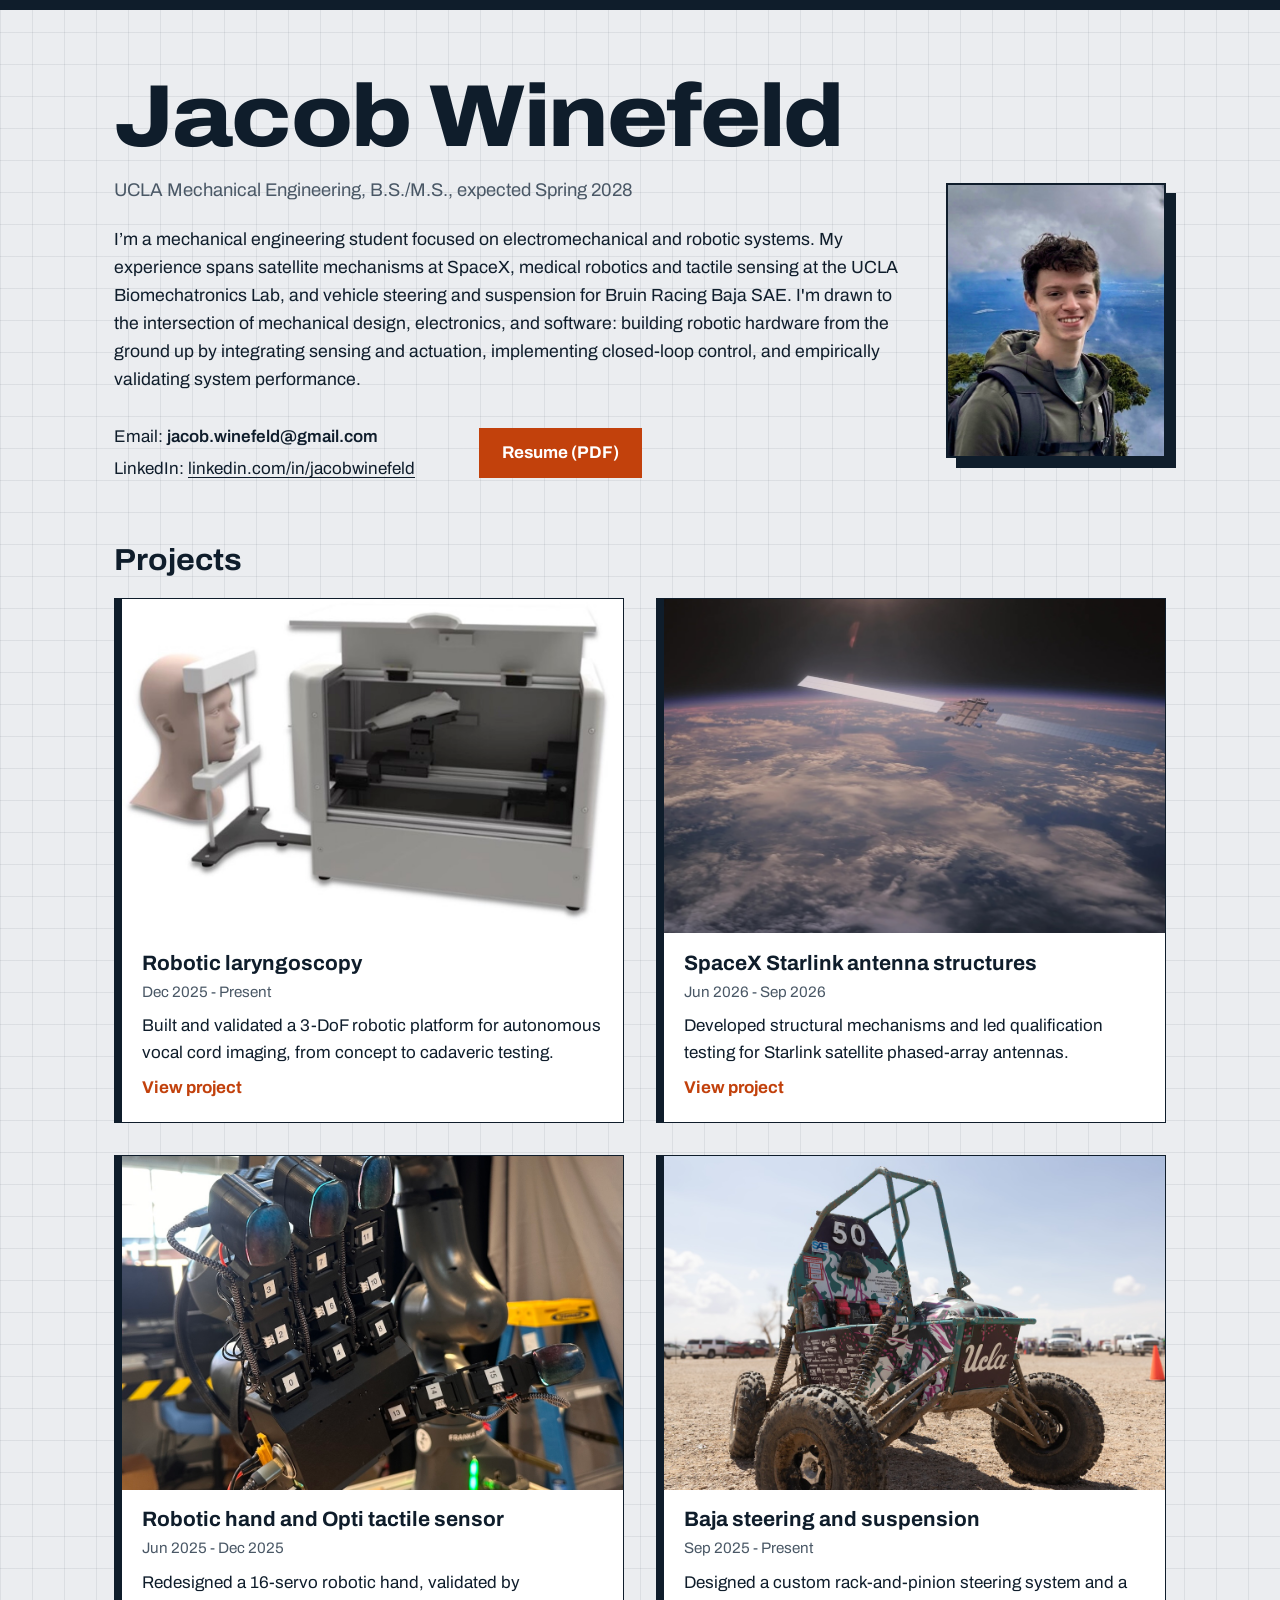
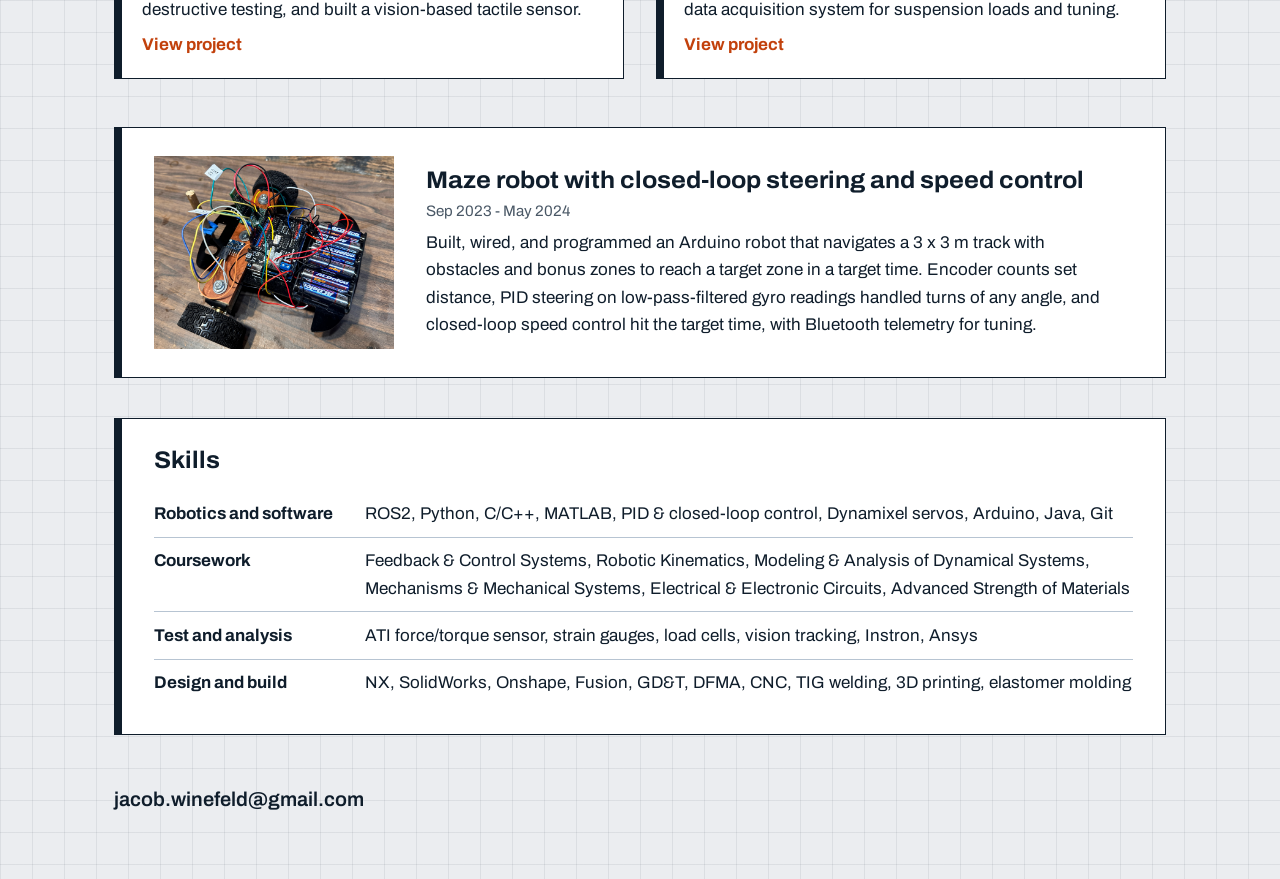
<file: index.html>
<!DOCTYPE html>
<html lang="en"><head><meta charset="utf-8"><meta name="viewport" content="width=device-width, initial-scale=1"><title>Jacob Winefeld | Mechatronics and Robotics Portfolio</title><meta name="description" content="Mechanical engineering student at UCLA focused on electromechanical and robotic systems."><link rel="preconnect" href="https://fonts.googleapis.com"><link rel="preconnect" href="https://fonts.gstatic.com" crossorigin><link href="https://fonts.googleapis.com/css2?family=Archivo:wdth,wght@62..125,100..900&display=swap" rel="stylesheet"><link rel="stylesheet" href="style.css"></head>
<body>
<header class="top">
  <div class="intro">
    <h1>Jacob Winefeld</h1>
    <p class="degree">UCLA Mechanical Engineering, B.S./M.S., expected Spring 2028</p>
    <p class="lead">I’m a mechanical engineering student focused on electromechanical and robotic systems. My experience spans satellite mechanisms at SpaceX, medical robotics and tactile sensing at the UCLA Biomechatronics Lab, and vehicle steering and suspension for Bruin Racing Baja SAE. I'm drawn to the intersection of mechanical design, electronics, and software: building robotic hardware from the ground up by integrating sensing and actuation, implementing closed-loop control, and empirically validating system performance.</p>
    <div class="reach">
      <ul class="contact"><li>Email: <span class="addr">jacob.winefeld@gmail.com</span></li><li>LinkedIn: <a href="https://www.linkedin.com/in/jacobwinefeld" target="_blank" rel="noopener">linkedin.com/in/jacobwinefeld</a></li></ul>
      <a class="btn" href="Jacob_Winefeld_Resume.pdf" target="_blank" rel="noopener">Resume (PDF)</a>
    </div>
  </div>
  <img class="headshot" src="images/headshot.jpg" alt="Jacob Winefeld on a mountain summit">
</header>
<main>
<section id="projects"><h2 class="sh">Projects</h2><div class="grid"><a class="card" href="laryngoscope.html"><div class="cov"><img src="images/laryngoscope.jpg" alt="" loading="lazy"></div><div class="ct"><h3>Robotic laryngoscopy</h3><p class="when">Dec 2025 - Present</p><p>Built and validated a 3-DoF robotic platform for autonomous vocal cord imaging, from concept to cadaveric testing.</p><span class="go">View project</span></div></a><a class="card" href="spacex.html"><div class="cov"><img src="images/starlink-stock.jpg" alt="" loading="lazy"></div><div class="ct"><h3>SpaceX Starlink antenna structures</h3><p class="when">Jun 2026 - Sep 2026</p><p>Developed structural mechanisms and led qualification testing for Starlink satellite phased-array antennas.</p><span class="go">View project</span></div></a><a class="card" href="hand-tactile.html"><div class="cov"><img src="images/robotic-hand.jpg" alt="" loading="lazy"></div><div class="ct"><h3>Robotic hand and Opti tactile sensor</h3><p class="when">Jun 2025 - Dec 2025</p><p>Redesigned a 16-servo robotic hand, validated by destructive testing, and built a vision-based tactile sensor.</p><span class="go">View project</span></div></a><a class="card" href="baja.html"><div class="cov"><img src="images/baja-car.jpg" alt="" loading="lazy"></div><div class="ct"><h3>Baja steering and suspension</h3><p class="when">Sep 2025 - Present</p><p>Designed a custom rack-and-pinion steering system and a data acquisition system for suspension loads and tuning.</p><span class="go">View project</span></div></a></div></section>
<section class="earlier">
  <figure><img src="images/robot-tour.jpg" alt="Arduino maze robot with encoders, IMU, and ultrasound sensors" loading="lazy"></figure>
  <div><h2>Maze robot with closed-loop steering and speed control</h2><p class="when">Sep 2023 - May 2024</p><p>Built, wired, and programmed an Arduino robot that navigates a 3 x 3 m track with obstacles and bonus zones to reach a target zone in a target time. Encoder counts set distance, PID steering on low-pass-filtered gyro readings handled turns of any angle, and closed-loop speed control hit the target time, with Bluetooth telemetry for tuning.
  </p></div>
</section>
<section class="skills"><h2>Skills</h2><dl>
  <div><dt>Robotics and software</dt><dd>ROS2, Python, C/C++, MATLAB, PID & closed-loop control, Dynamixel servos, Arduino, Java, Git</dd></div>
  <div><dt>Coursework</dt><dd>Feedback &amp; Control Systems, Robotic Kinematics, Modeling &amp; Analysis of Dynamical Systems, Mechanisms &amp; Mechanical Systems, Electrical &amp; Electronic Circuits, Advanced Strength of Materials</dd></div>
  <div><dt>Test and analysis</dt><dd>ATI force/torque sensor, strain gauges, load cells, vision tracking, Instron, Ansys</dd></div>
  <div><dt>Design and build</dt><dd>NX, SolidWorks, Onshape, Fusion, GD&amp;T, DFMA, CNC, TIG welding, 3D printing, elastomer molding</dd></div>
</dl></section>
</main>
<footer><p>jacob.winefeld@gmail.com</p></footer>
</body></html>
</file>
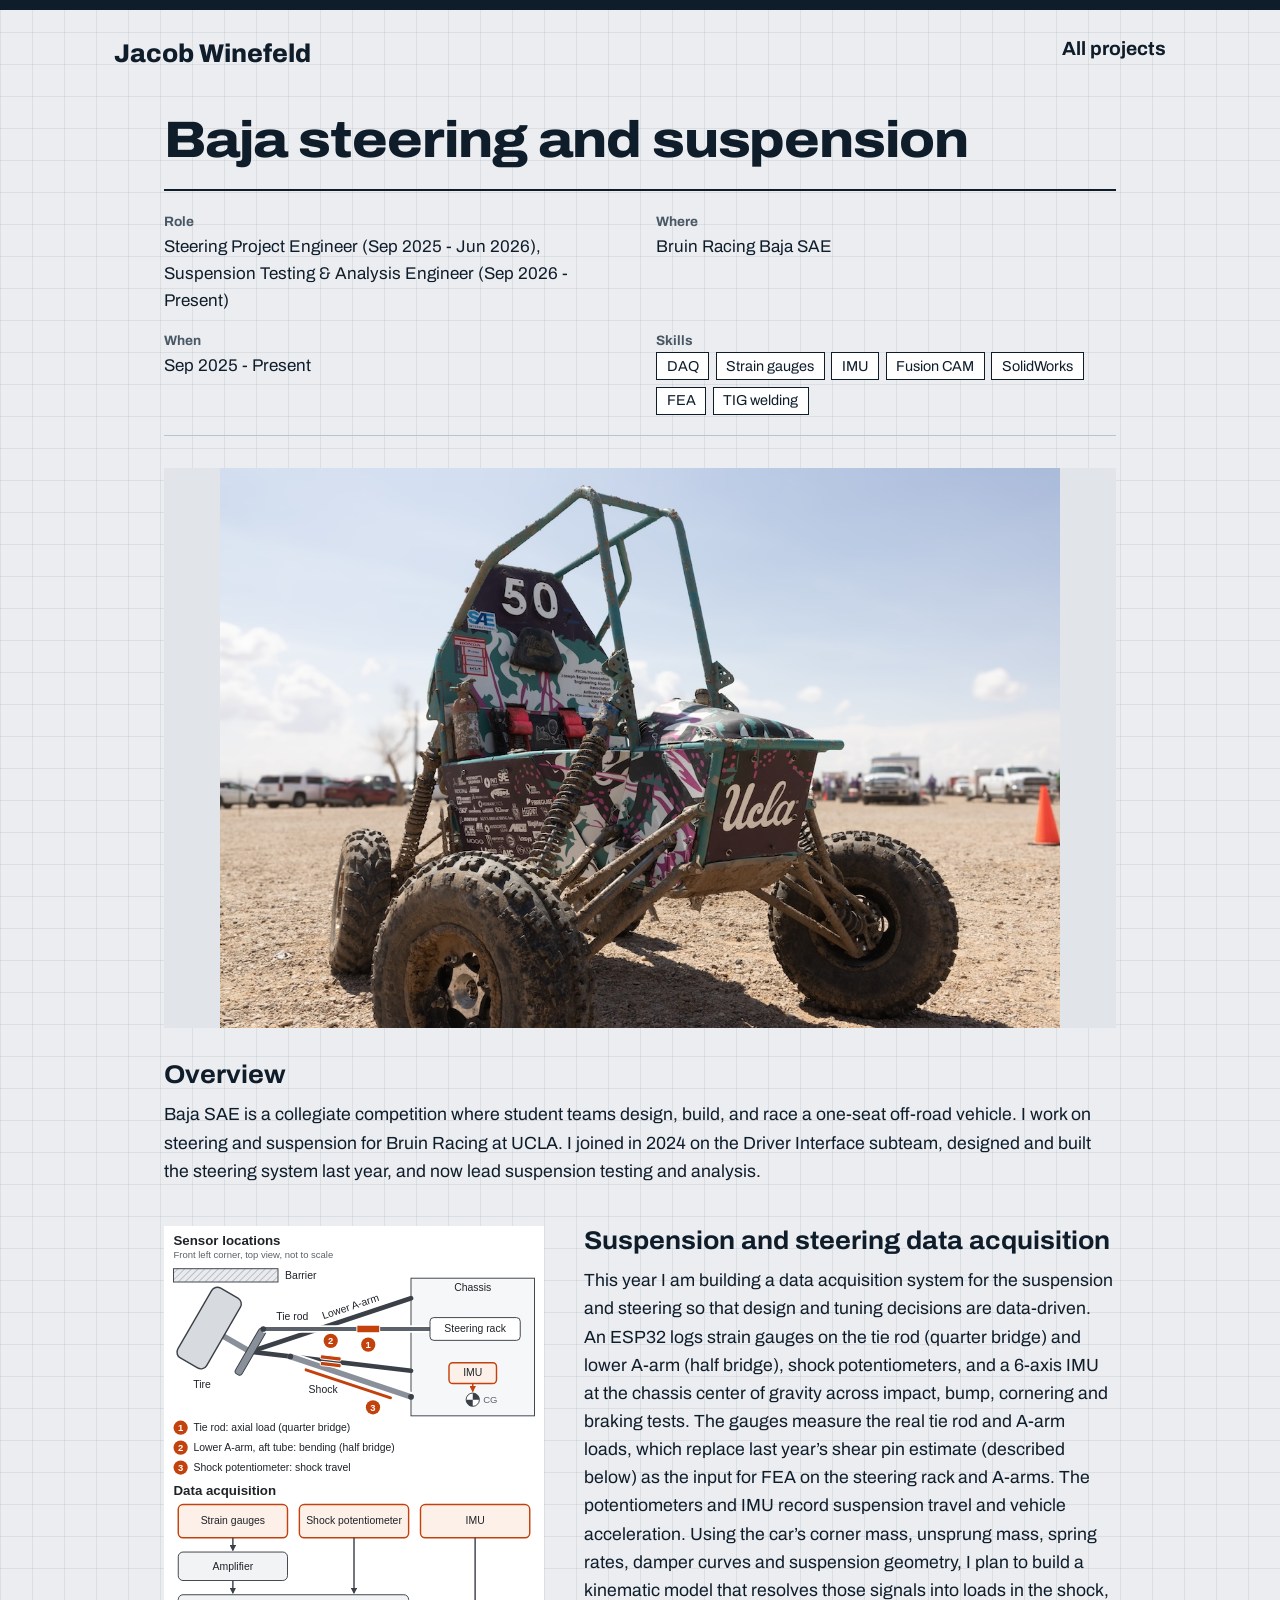
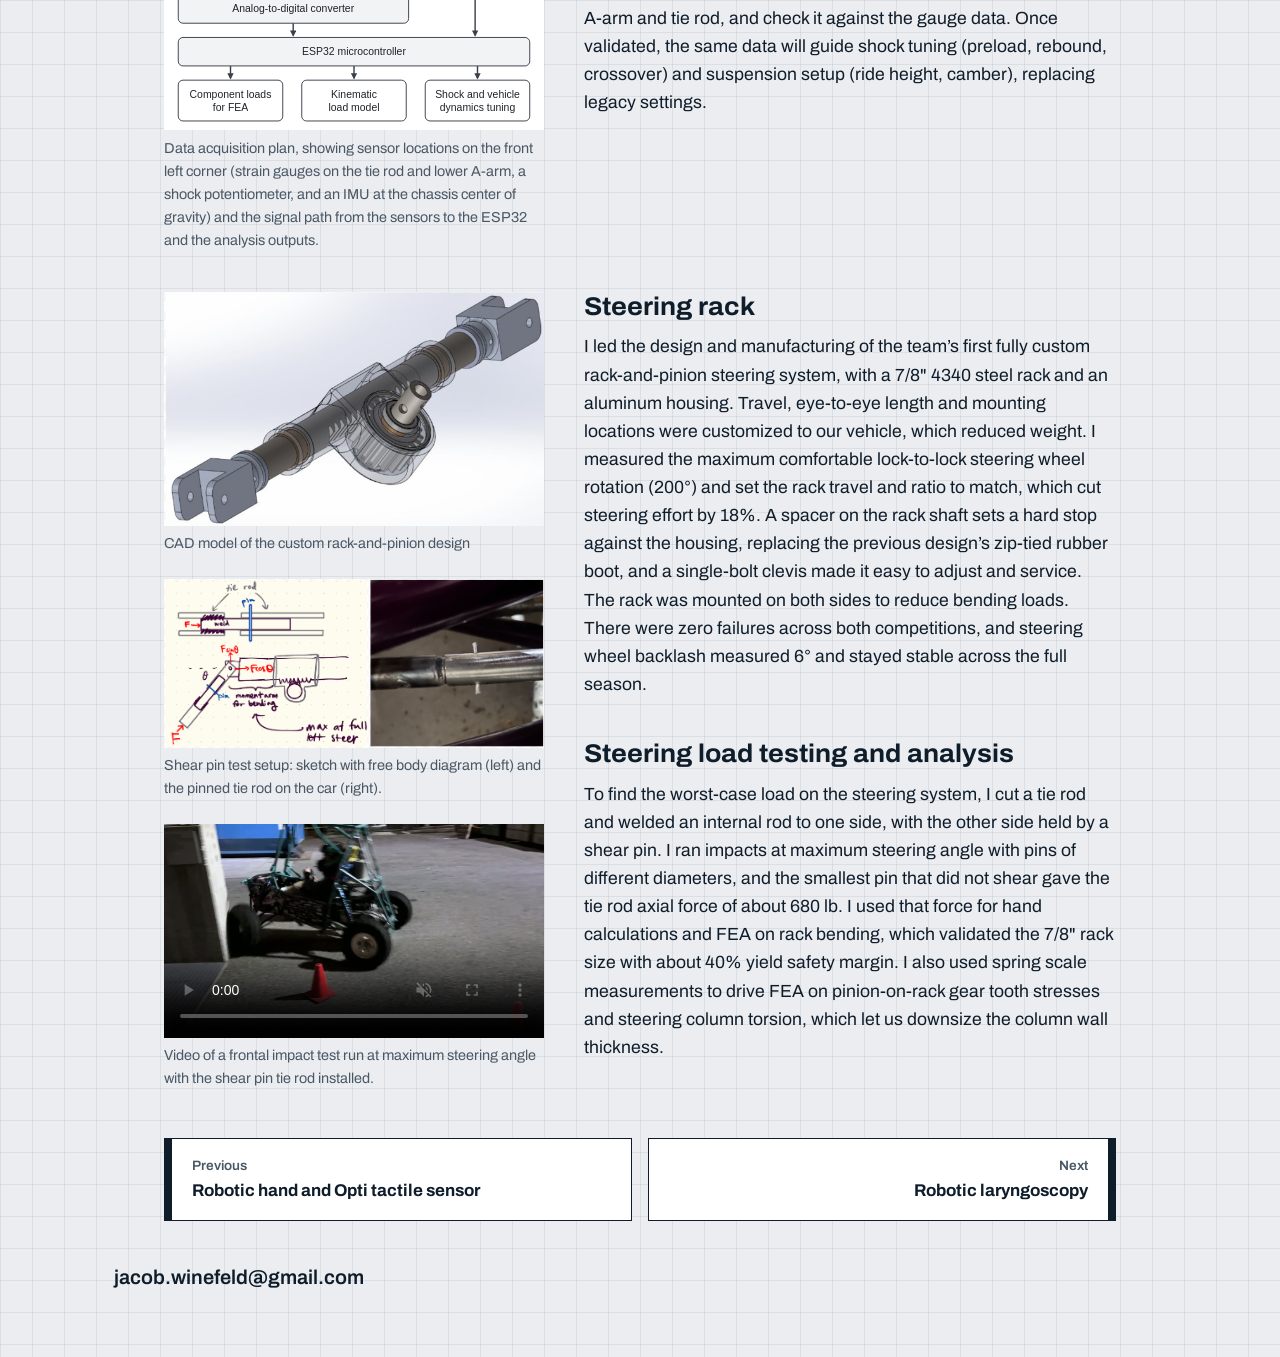
<file: baja.html>
<!DOCTYPE html>
<html lang="en"><head><meta charset="utf-8"><meta name="viewport" content="width=device-width, initial-scale=1"><title>Baja steering and suspension | Jacob Winefeld</title><meta name="description" content="Custom rack-and-pinion steering and the team's first data acquisition system."><link rel="preconnect" href="https://fonts.googleapis.com"><link rel="preconnect" href="https://fonts.gstatic.com" crossorigin><link href="https://fonts.googleapis.com/css2?family=Archivo:wdth,wght@62..125,100..900&display=swap" rel="stylesheet"><link rel="stylesheet" href="style.css"></head>
<body class="inner">
<nav class="bar"><a href="index.html">Jacob Winefeld</a><a href="index.html#projects">All projects</a></nav>
<main class="page">
<h1 class="ptitle">Baja steering and suspension</h1>
<dl class="meta"><div><dt>Role</dt><dd>Steering Project Engineer (Sep 2025 - Jun 2026), Suspension Testing &amp; Analysis Engineer (Sep 2026 - Present)</dd></div><div><dt>Where</dt><dd>Bruin Racing Baja SAE</dd></div><div><dt>When</dt><dd>Sep 2025 - Present</dd></div><div><dt>Skills</dt><dd><ul class="chips"><li>DAQ</li><li>Strain gauges</li><li>IMU</li><li>Fusion CAM</li><li>SolidWorks</li><li>FEA</li><li>TIG welding</li></ul></dd></div></dl>
<figure class="hero"><img src="images/baja-car.jpg" alt="The Bruin Racing Baja SAE vehicle at competition"></figure>

<section class="sec">
<h2>Overview</h2>
<p>Baja SAE is a collegiate competition where student teams design, build, and race a one-seat off-road vehicle. I work on steering and suspension for Bruin Racing at UCLA. I joined in 2024 on the Driver Interface subteam, designed and built the steering system last year, and now lead suspension testing and analysis.</p>
</section>

<section class="sec row">
<figure><img src="images/baja-daq-diagram.svg" alt="Diagram of the front left corner with sensor locations and the signal path from the sensors to the ESP32 and analysis outputs" loading="lazy"><figcaption>Data acquisition plan, showing sensor locations on the front left corner (strain gauges on the tie rod and lower A-arm, a shock potentiometer, and an IMU at the chassis center of gravity) and the signal path from the sensors to the ESP32 and the analysis outputs.</figcaption></figure>
<div>
<h2>Suspension and steering data acquisition</h2>
<p>This year I am building a data acquisition system for the suspension and steering so that design and tuning decisions are data-driven. An ESP32 logs strain gauges on the tie rod (quarter bridge) and lower A-arm (half bridge), shock potentiometers, and a 6-axis IMU at the chassis center of gravity across impact, bump, cornering and braking tests. The gauges measure the real tie rod and A-arm loads, which replace last year’s shear pin estimate (described below) as the input for FEA on the steering rack and A-arms. The potentiometers and IMU record suspension travel and vehicle acceleration. Using the car’s corner mass, unsprung mass, spring rates, damper curves and suspension geometry, I plan to build a kinematic model that resolves those signals into loads in the shock, A-arm and tie rod, and check it against the gauge data. Once validated, the same data will guide shock tuning (preload, rebound, crossover) and suspension setup (ride height, camber), replacing legacy settings.</p>
</div>
</section>

<section class="sec row pair">
<div class="stack">
<figure><img src="images/baja-steering-cad.jpg" alt="CAD model of the custom rack-and-pinion steering system" loading="lazy"><figcaption>CAD model of the custom rack-and-pinion design</figcaption></figure>
<figure><img src="images/baja-steering-testing-setup.png" alt="Sketch and free body diagram of the shear pin tie rod beside a photo of the pinned tie rod on the car" loading="lazy"><figcaption>Shear pin test setup: sketch with free body diagram (left) and the pinned tie rod on the car (right).</figcaption></figure>
<figure class="vid"><video controls muted playsinline preload="metadata" poster="images/baja-impact-poster.jpg"><source src="images/baja-impact.mp4" type="video/mp4"></video><figcaption>Video of a frontal impact test run at maximum steering angle with the shear pin tie rod installed.</figcaption></figure>
</div>
<div class="stack">
<div>
<h2>Steering rack</h2>
<p>I led the design and manufacturing of the team’s first fully custom rack-and-pinion steering system, with a 7/8" 4340 steel rack and an aluminum housing. Travel, eye-to-eye length and mounting locations were customized to our vehicle, which reduced weight. I measured the maximum comfortable lock-to-lock steering wheel rotation (200°) and set the rack travel and ratio to match, which cut steering effort by 18%. A spacer on the rack shaft sets a hard stop against the housing, replacing the previous design’s zip-tied rubber boot, and a single-bolt clevis made it easy to adjust and service. The rack was mounted on both sides to reduce bending loads. There were zero failures across both competitions, and steering wheel backlash measured 6° and stayed stable across the full season.</p>
</div>
<div>
<h2>Steering load testing and analysis</h2>
<p>To find the worst-case load on the steering system, I cut a tie rod and welded an internal rod to one side, with the other side held by a shear pin. I ran impacts at maximum steering angle with pins of different diameters, and the smallest pin that did not shear gave the tie rod axial force of about 680 lb. I used that force for hand calculations and FEA on rack bending, which validated the 7/8" rack size with about 40% yield safety margin. I also used spring scale measurements to drive FEA on pinion-on-rack gear tooth stresses and steering column torsion, which let us downsize the column wall thickness.</p>
</div>
</div>
</section>

<nav class="pn"><a href="hand-tactile.html"><span>Previous</span>Robotic hand and Opti tactile sensor</a><a href="laryngoscope.html"><span>Next</span>Robotic laryngoscopy</a></nav>
</main>
<script src="lightbox.js"></script>
<footer><p>jacob.winefeld@gmail.com</p></footer>
</body></html>
</file>
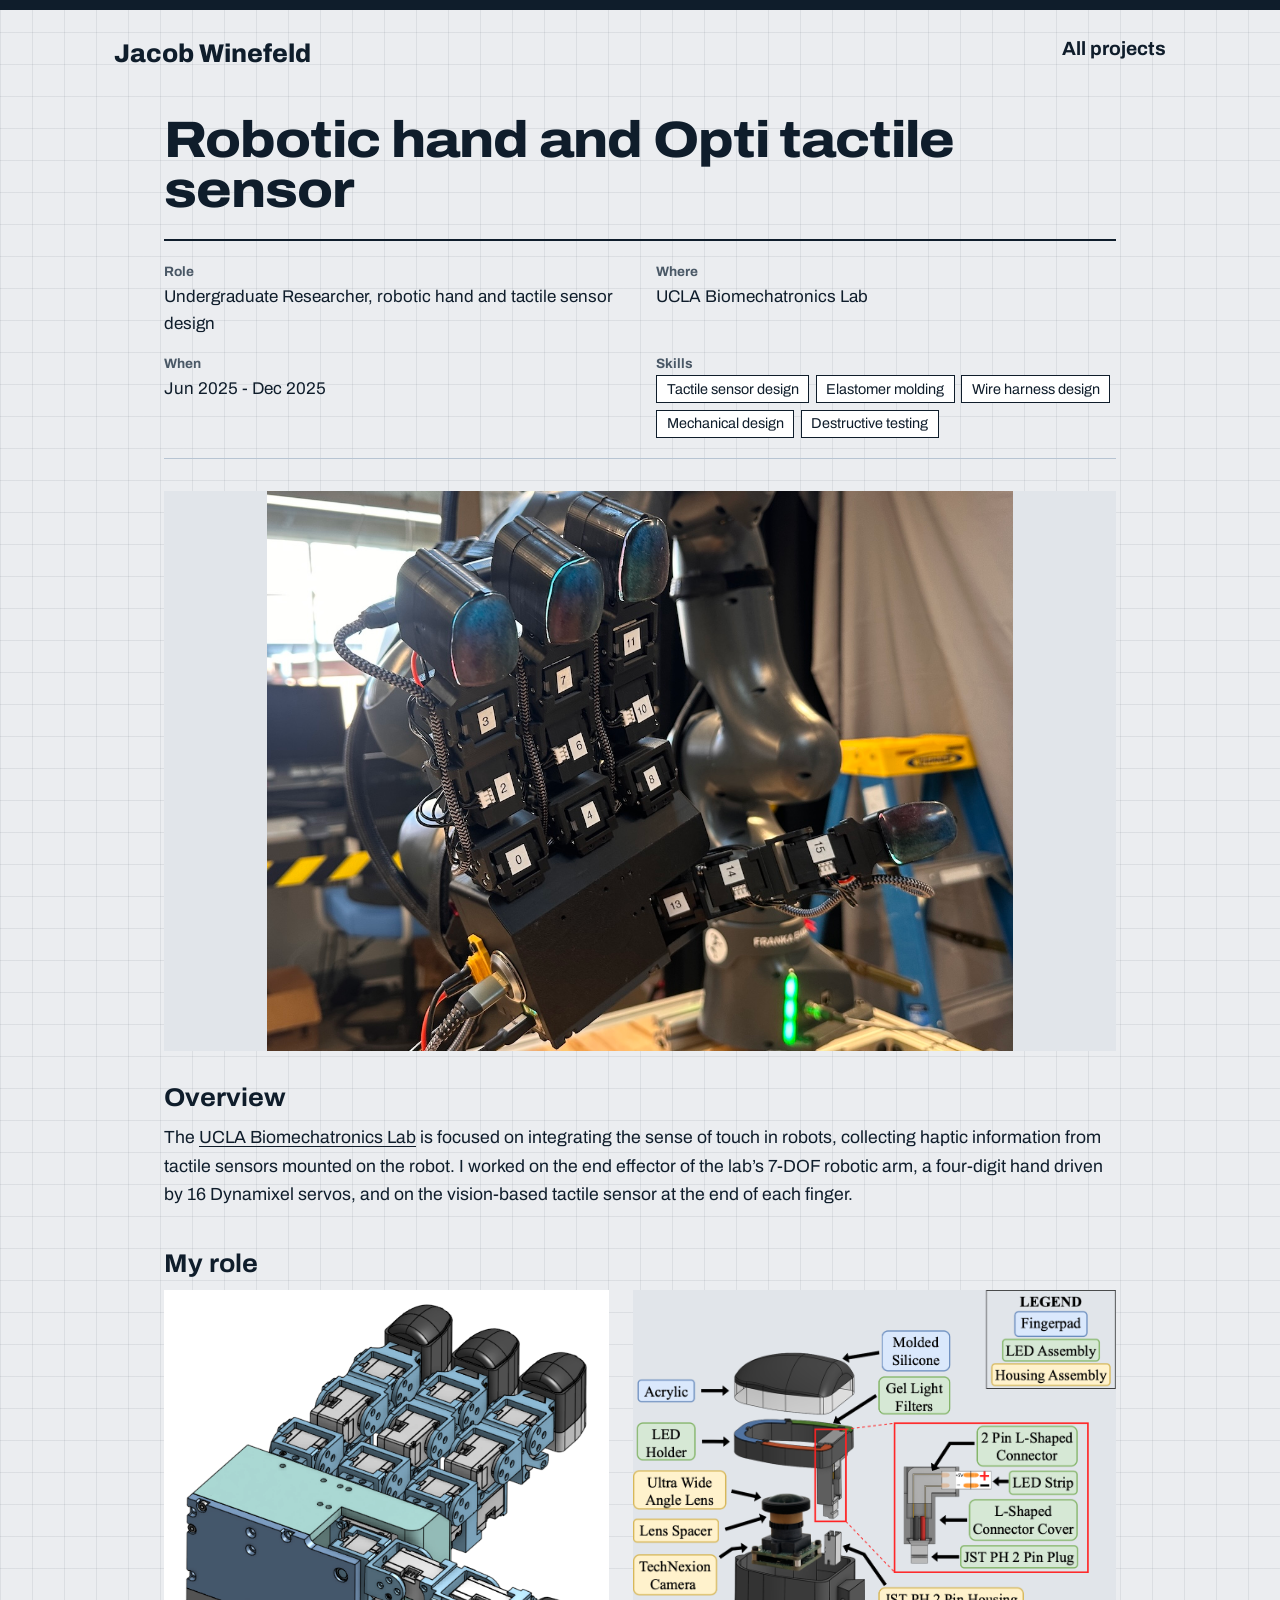
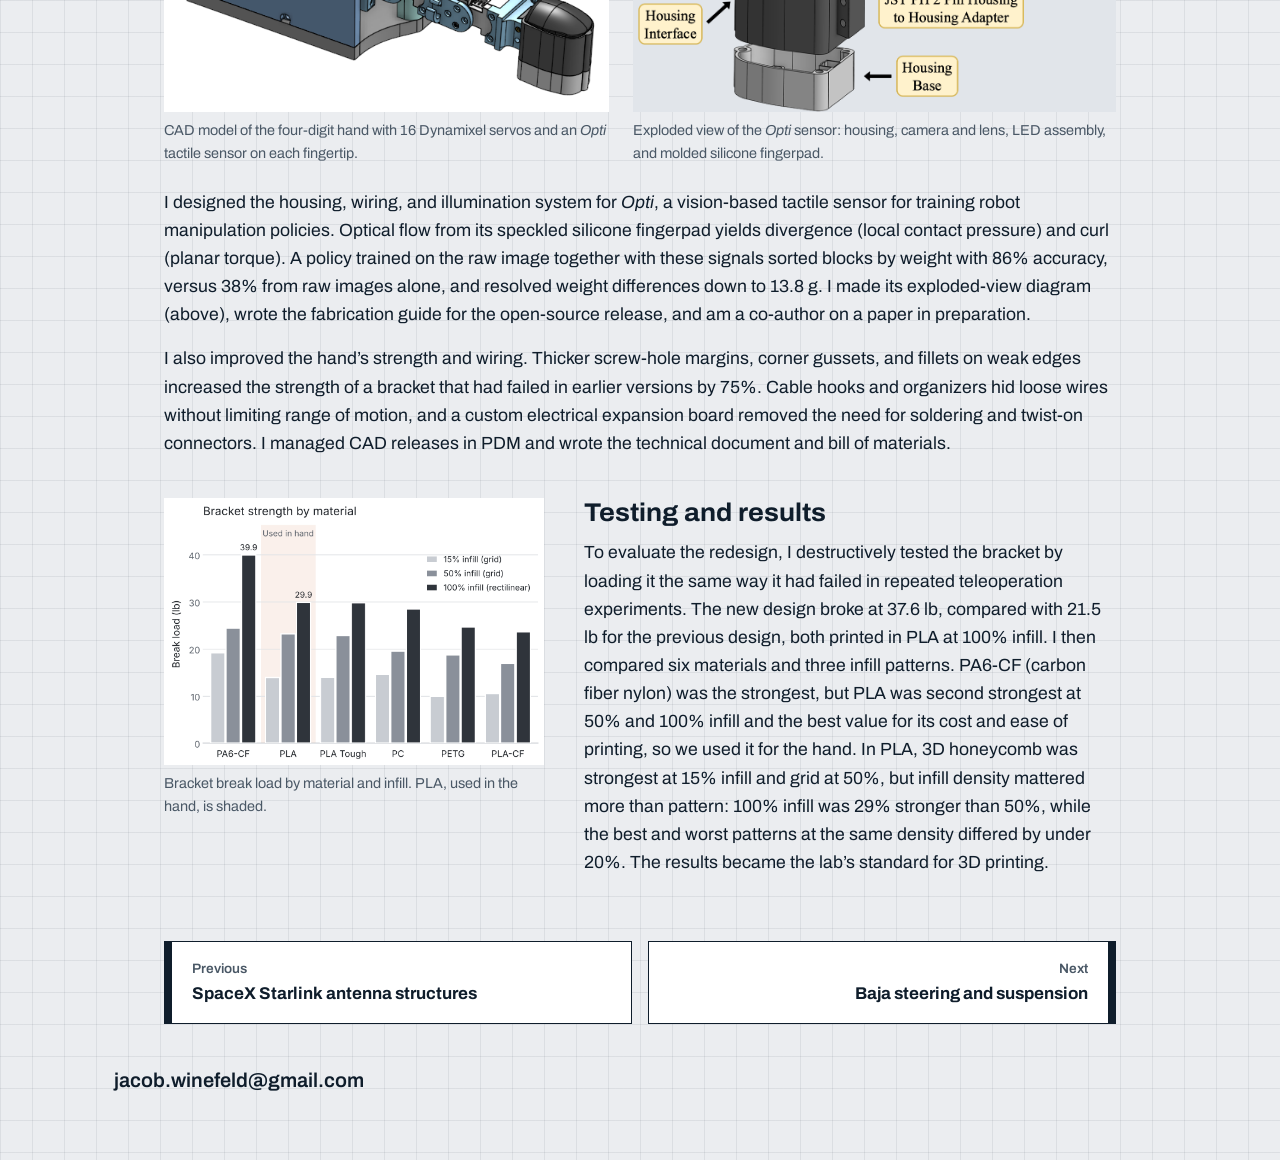
<file: hand-tactile.html>
<!DOCTYPE html>
<html lang="en"><head><meta charset="utf-8"><meta name="viewport" content="width=device-width, initial-scale=1"><title>Robotic hand and Opti tactile sensor | Jacob Winefeld</title><meta name="description" content="Redesigned a 16-servo robotic hand and built an open-source tactile sensor housing."><link rel="preconnect" href="https://fonts.googleapis.com"><link rel="preconnect" href="https://fonts.gstatic.com" crossorigin><link href="https://fonts.googleapis.com/css2?family=Archivo:wdth,wght@62..125,100..900&display=swap" rel="stylesheet"><link rel="stylesheet" href="style.css"></head>
<body class="inner">
<nav class="bar"><a href="index.html">Jacob Winefeld</a><a href="index.html#projects">All projects</a></nav>
<main class="page">
<h1 class="ptitle">Robotic hand and Opti tactile sensor</h1>
<dl class="meta"><div><dt>Role</dt><dd>Undergraduate Researcher, robotic hand and tactile sensor design</dd></div><div><dt>Where</dt><dd>UCLA Biomechatronics Lab</dd></div><div><dt>When</dt><dd>Jun 2025 - Dec 2025</dd></div><div><dt>Skills</dt><dd><ul class="chips"><li>Tactile sensor design</li><li>Elastomer molding</li><li>Wire harness design</li><li>Mechanical design</li><li>Destructive testing</li></ul></dd></div></dl>
<figure class="hero"><img src="images/robotic-hand.jpg" alt="Four-digit robotic hand with 16 Dynamixel servos" loading="lazy"></figure>
<section class="sec">
<h2>Overview</h2>
<p>The <a href="https://biomechatronics.ucla.edu/" target="_blank" rel="noopener">UCLA Biomechatronics Lab</a> is focused on integrating the sense of touch in robots, collecting haptic information from tactile sensors mounted on the robot. I worked on the end effector of the lab’s 7-DOF robotic arm, a four-digit hand driven by 16 Dynamixel servos, and on the vision-based tactile sensor at the end of each finger.</p>
</section>

<section class="sec">
<h2>My role</h2>
<div class="duo">
<figure style="flex-grow: 1.055"><img src="images/robotic-hand-cad.png" alt="CAD model of the four-digit robotic hand with a tactile sensor on each fingertip" loading="lazy"><figcaption>CAD model of the four-digit hand with 16 Dynamixel servos and an <i>Opti</i> tactile sensor on each fingertip.</figcaption></figure>
<figure style="flex-grow: 1.144"><img src="images/opti-exploded-view.png" alt="Exploded view of the Opti tactile sensor, labeling the fingerpad, LED assembly, and housing assembly parts" loading="lazy"><figcaption>Exploded view of the <i>Opti</i> sensor: housing, camera and lens, LED assembly, and molded silicone fingerpad.</figcaption></figure>
</div>
<p>I designed the housing, wiring, and illumination system for <i>Opti</i>, a vision-based tactile sensor for training robot manipulation policies. Optical flow from its speckled silicone fingerpad yields divergence (local contact pressure) and curl (planar torque). A policy trained on the raw image together with these signals sorted blocks by weight with 86% accuracy, versus 38% from raw images alone, and resolved weight differences down to 13.8 g. I made its exploded-view diagram (above), wrote the fabrication guide for the open-source release, and am a co-author on a paper in preparation.</p>
<p>I also improved the hand’s strength and wiring. Thicker screw-hole margins, corner gussets, and fillets on weak edges increased the strength of a bracket that had failed in earlier versions by 75%. Cable hooks and organizers hid loose wires without limiting range of motion, and a custom electrical expansion board removed the need for soldering and twist-on connectors. I managed CAD releases in PDM and wrote the technical document and bill of materials.</p>
</section>

<section class="sec row">
<figure><img src="images/robotic-hand-strength-chart.png" alt="Bar chart of bracket break load for each material and infill setting, with PLA shaded" loading="lazy"><figcaption>Bracket break load by material and infill. PLA, used in the hand, is shaded.</figcaption></figure>
<div>
<h2>Testing and results</h2>
<p>To evaluate the redesign, I destructively tested the bracket by loading it the same way it had failed in repeated teleoperation experiments. The new design broke at 37.6 lb, compared with 21.5 lb for the previous design, both printed in PLA at 100% infill. I then compared six materials and three infill patterns. PA6-CF (carbon fiber nylon) was the strongest, but PLA was second strongest at 50% and 100% infill and the best value for its cost and ease of printing, so we used it for the hand. In PLA, 3D honeycomb was strongest at 15% infill and grid at 50%, but infill density mattered more than pattern: 100% infill was 29% stronger than 50%, while the best and worst patterns at the same density differed by under 20%. The results became the lab’s standard for 3D printing.</p>
</div>
</section>

<nav class="pn"><a href="spacex.html"><span>Previous</span>SpaceX Starlink antenna structures</a><a href="baja.html"><span>Next</span>Baja steering and suspension</a></nav>
</main>
<script src="lightbox.js"></script>
<footer><p>jacob.winefeld@gmail.com</p></footer>
</body></html>
</file>
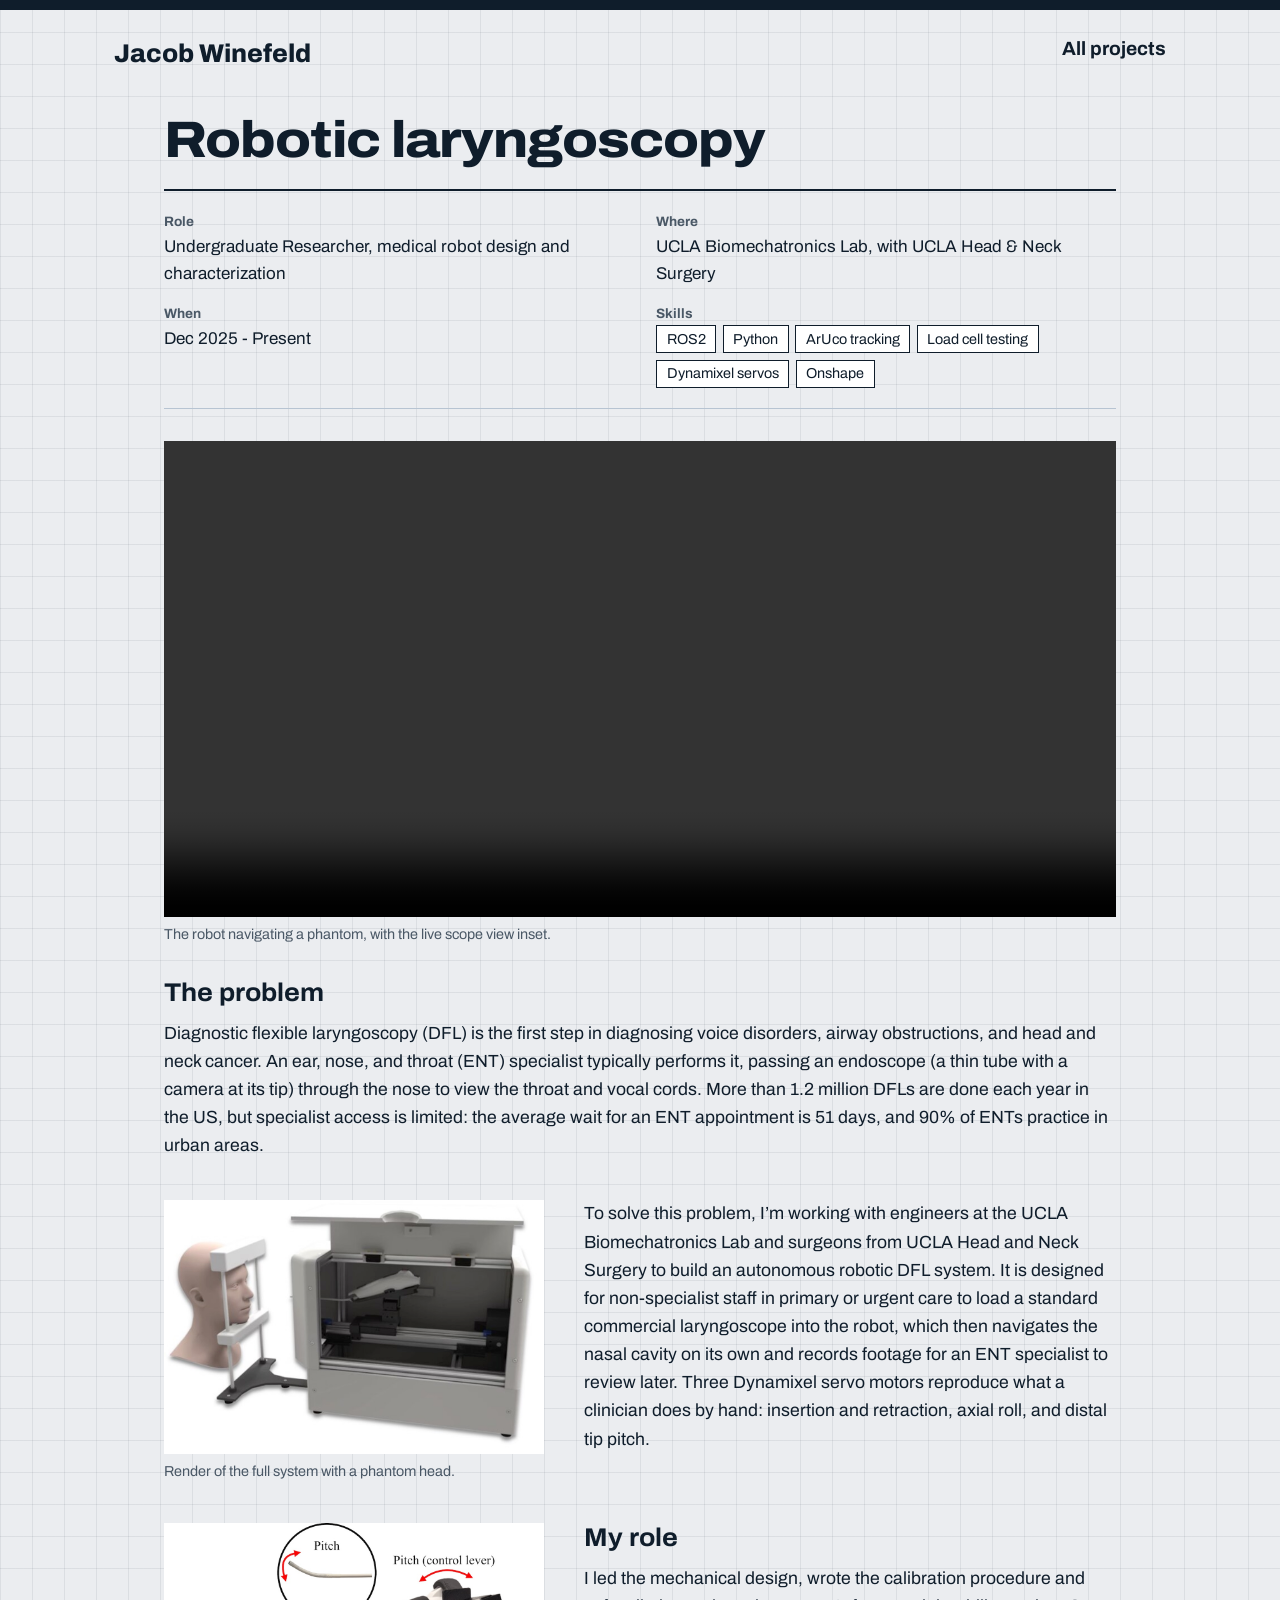
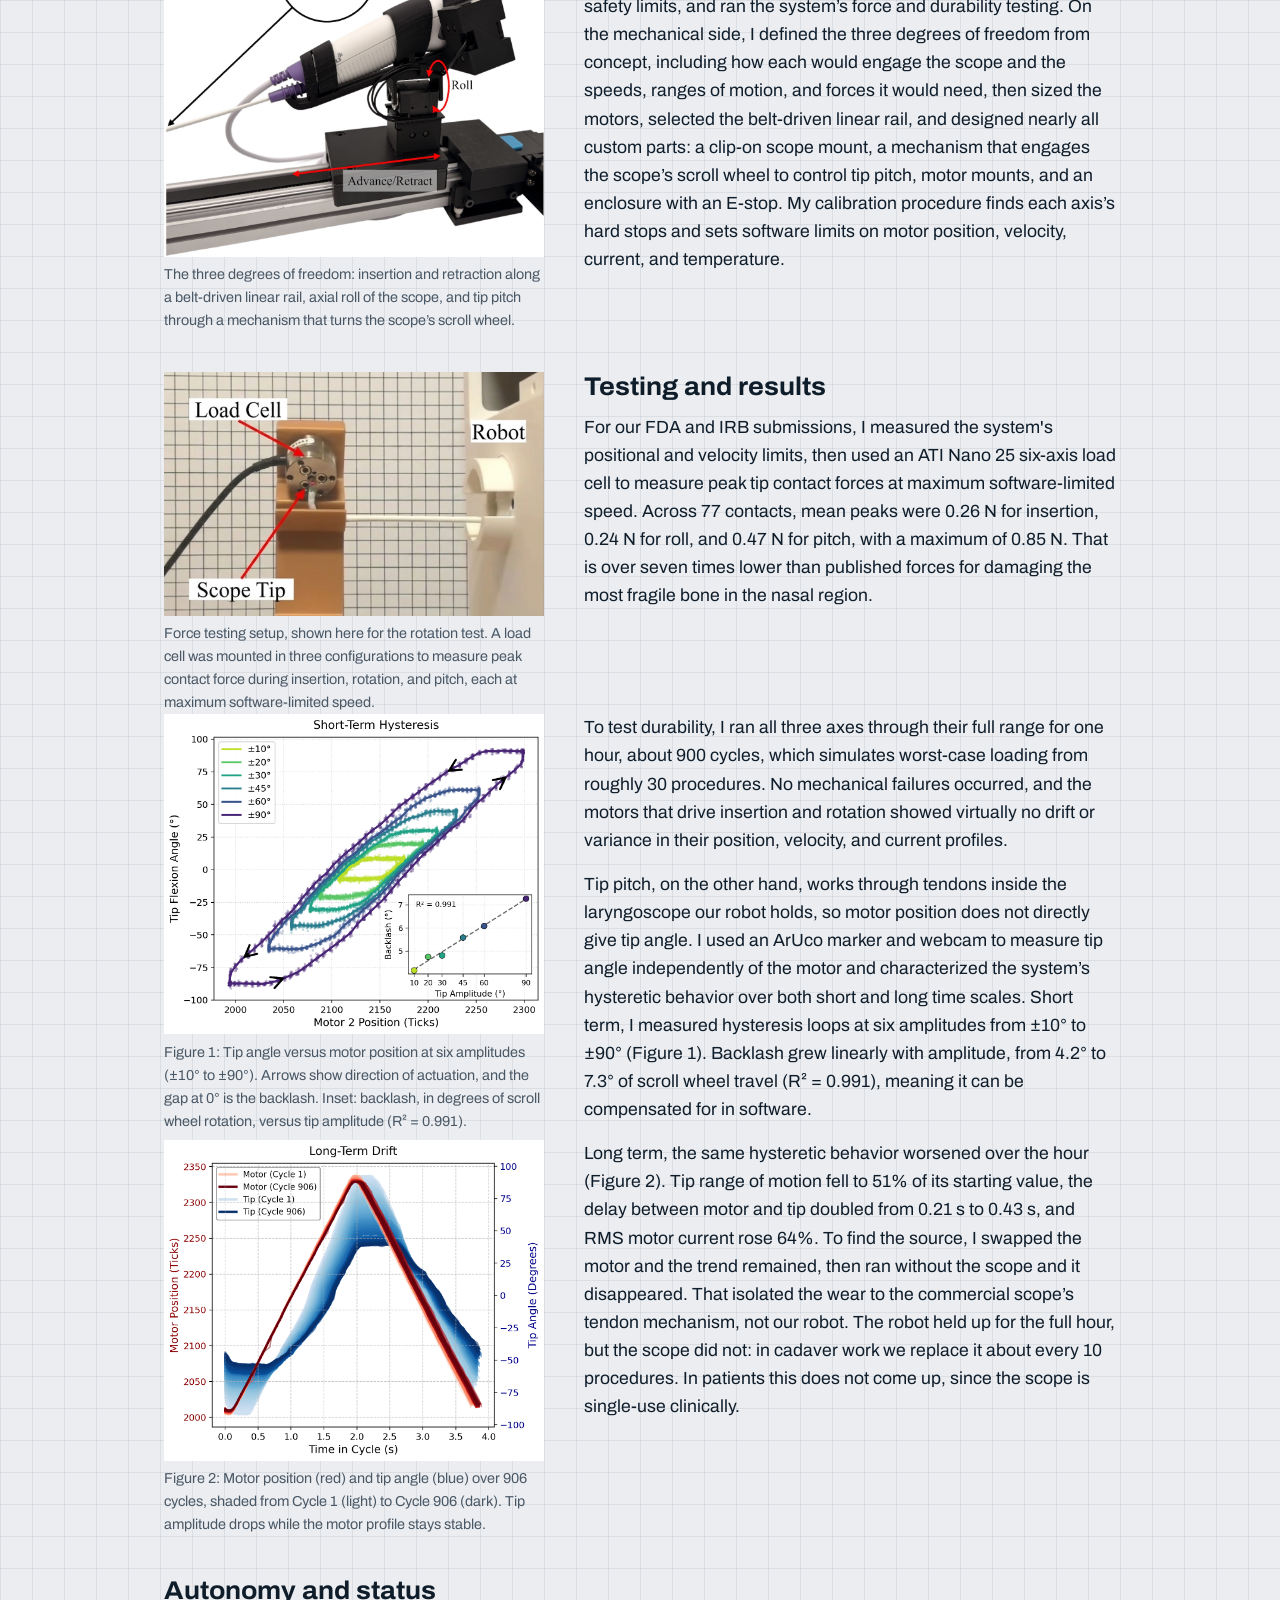
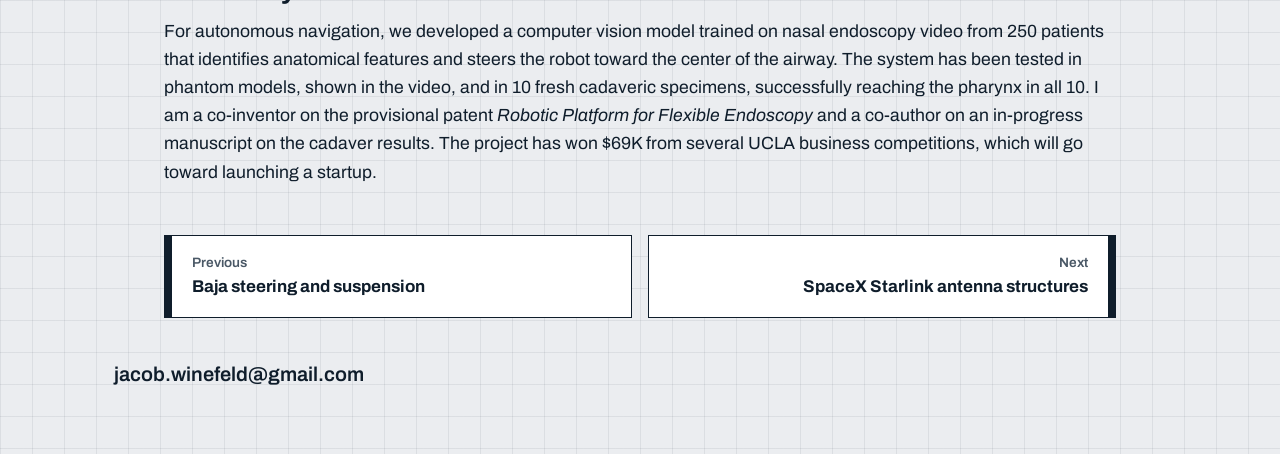
<file: laryngoscope.html>
<!DOCTYPE html>
<html lang="en"><head><meta charset="utf-8"><meta name="viewport" content="width=device-width, initial-scale=1"><title>Robotic laryngoscopy | Jacob Winefeld</title><meta name="description" content="An autonomous robotic system for diagnostic flexible laryngoscopy."><link rel="preconnect" href="https://fonts.googleapis.com"><link rel="preconnect" href="https://fonts.gstatic.com" crossorigin><link href="https://fonts.googleapis.com/css2?family=Archivo:wdth,wght@62..125,100..900&display=swap" rel="stylesheet"><link rel="stylesheet" href="style.css"></head>
<body class="inner">
<nav class="bar"><a href="index.html">Jacob Winefeld</a><a href="index.html#projects">All projects</a></nav>
<main class="page">
<h1 class="ptitle">Robotic laryngoscopy</h1>
<dl class="meta"><div><dt>Role</dt><dd>Undergraduate Researcher, medical robot design and characterization</dd></div><div><dt>Where</dt><dd>UCLA Biomechatronics Lab, with UCLA Head &amp; Neck Surgery</dd></div><div><dt>When</dt><dd>Dec 2025 - Present</dd></div><div><dt>Skills</dt><dd><ul class="chips"><li>ROS2</li><li>Python</li><li>ArUco tracking</li><li>Load cell testing</li><li>Dynamixel servos</li><li>Onshape</li></ul></dd></div></dl>

<figure class="vid"><video controls muted playsinline preload="metadata"><source src="images/laryngoscope-demo.mp4#t=0.5" type="video/mp4"></video><figcaption>The robot navigating a phantom, with the live scope view inset.</figcaption></figure>

<section class="sec">
<h2>The problem</h2>
<p>Diagnostic flexible laryngoscopy (DFL) is the first step in diagnosing voice disorders, airway obstructions, and head and neck cancer. An ear, nose, and throat (ENT) specialist typically performs it, passing an endoscope (a thin tube with a camera at its tip) through the nose to view the throat and vocal cords. More than 1.2 million DFLs are done each year in the US, but specialist access is limited: the average wait for an ENT appointment is 51 days, and 90% of ENTs practice in urban areas.</p>
</section>

<section class="sec row">
<figure><img src="images/laryngoscope.jpg" alt="Render of the robotic laryngoscope system with a phantom head" loading="lazy"><figcaption>Render of the full system with a phantom head.</figcaption></figure>
<div>

<p>To solve this problem, I’m working with engineers at the UCLA Biomechatronics Lab and surgeons from UCLA Head and Neck Surgery to build an autonomous robotic DFL system. It is designed for non-specialist staff in primary or urgent care to load a standard commercial laryngoscope into the robot, which then navigates the nasal cavity on its own and records footage for an ENT specialist to review later. Three Dynamixel servo motors reproduce what a clinician does by hand: insertion and retraction, axial roll, and distal tip pitch.</p>
</div>
</section>

<section class="sec row">
<figure><img src="images/lary-3dof-closeup.jpg" alt="Close-up of the three degrees of freedom" loading="lazy"><figcaption>The three degrees of freedom: insertion and retraction along a belt-driven linear rail, axial roll of the scope, and tip pitch through a mechanism that turns the scope’s scroll wheel.</figcaption></figure>
<div>
<h2>My role</h2>
<p>I led the mechanical design, wrote the calibration procedure and safety limits, and ran the system’s force and durability testing. On the mechanical side, I defined the three degrees of freedom from concept, including how each would engage the scope and the speeds, ranges of motion, and forces it would need, then sized the motors, selected the belt-driven linear rail, and designed nearly all custom parts: a clip-on scope mount, a mechanism that engages the scope’s scroll wheel to control tip pitch, motor mounts, and an enclosure with an E-stop. My calibration procedure finds each axis’s hard stops and sets software limits on motor position, velocity, current, and temperature.</p>
</div>
</section>

<section class="sec">
<div class="row"><figure><img src="images/lary-loadcell-setup.jpg" alt="Labeled force testing setup with the load cell" loading="lazy"><figcaption>Force testing setup, shown here for the rotation test. A load cell was mounted in three configurations to measure peak contact force during insertion, rotation, and pitch, each at maximum software-limited speed.</figcaption></figure><div>
<h2>Testing and results</h2>
<p>For our FDA and IRB submissions, I measured the system's positional and velocity limits, then used an ATI Nano 25 six-axis load cell to measure peak tip contact forces at maximum software-limited speed. Across 77 contacts, mean peaks were 0.26 N for insertion, 0.24 N for roll, and 0.47 N for pitch, with a maximum of 0.85 N. That is over seven times lower than published forces for damaging the most fragile bone in the nasal region.</p></div></div>
<div class="row"><figure><a href="images/lary-hysteresis.png"><img src="images/lary-hysteresis.png" alt="Tip angle versus motor position at six amplitudes, with backlash versus amplitude inset" loading="lazy"></a><figcaption>Figure 1: Tip angle versus motor position at six amplitudes (±10° to ±90°). Arrows show direction of actuation, and the gap at 0° is the backlash. Inset: backlash, in degrees of scroll wheel rotation, versus tip amplitude (R² = 0.991).</figcaption></figure><div><p>To test durability, I ran all three axes through their full range for one hour, about 900 cycles, which simulates worst-case loading from roughly 30 procedures. No mechanical failures occurred, and the motors that drive insertion and rotation showed virtually no drift or variance in their position, velocity, and current profiles.</p><p>Tip pitch, on the other hand, works through tendons inside the laryngoscope our robot holds, so motor position does not directly give tip angle. I used an ArUco marker and webcam to measure tip angle independently of the motor and characterized the system’s hysteretic behavior over both short and long time scales. Short term, I measured hysteresis loops at six amplitudes from ±10° to ±90° (Figure 1). Backlash grew linearly with amplitude, from 4.2° to 7.3° of scroll wheel travel (R² = 0.991), meaning it can be compensated for in software.</p></div></div>
<div class="row"><figure><a href="images/lary-drift.png"><img src="images/lary-drift.png" alt="Motor position and tip angle over one hour of cycles, shaded from first to last cycle" loading="lazy"></a><figcaption>Figure 2: Motor position (red) and tip angle (blue) over 906 cycles, shaded from Cycle 1 (light) to Cycle 906 (dark). Tip amplitude drops while the motor profile stays stable.</figcaption></figure><div><p>Long term, the same hysteretic behavior worsened over the hour (Figure 2). Tip range of motion fell to 51% of its starting value, the delay between motor and tip doubled from 0.21 s to 0.43 s, and RMS motor current rose 64%. To find the source, I swapped the motor and the trend remained, then ran without the scope and it disappeared. That isolated the wear to the commercial scope’s tendon mechanism, not our robot. The robot held up for the full hour, but the scope did not: in cadaver work we replace it about every 10 procedures. In patients this does not come up, since the scope is single-use clinically.</p></div></div>
</section>

<section class="sec">
<h2>Autonomy and status</h2>
<p>For autonomous navigation, we developed a computer vision model trained on nasal endoscopy video from 250 patients that identifies anatomical features and steers the robot toward the center of the airway. The system has been tested in phantom models, shown in the video, and in 10 fresh cadaveric specimens, successfully reaching the pharynx in all 10. I am a co-inventor on the provisional patent <i>Robotic Platform for Flexible Endoscopy</i> and a co-author on an in-progress manuscript on the cadaver results. The project has won $69K from several UCLA business competitions, which will go toward launching a startup.</p>
</section>

<nav class="pn"><a href="baja.html"><span>Previous</span>Baja steering and suspension</a><a href="spacex.html"><span>Next</span>SpaceX Starlink antenna structures</a></nav>
</main>
<script src="lightbox.js"></script>
<footer><p>jacob.winefeld@gmail.com</p></footer>
</body></html>
</file>
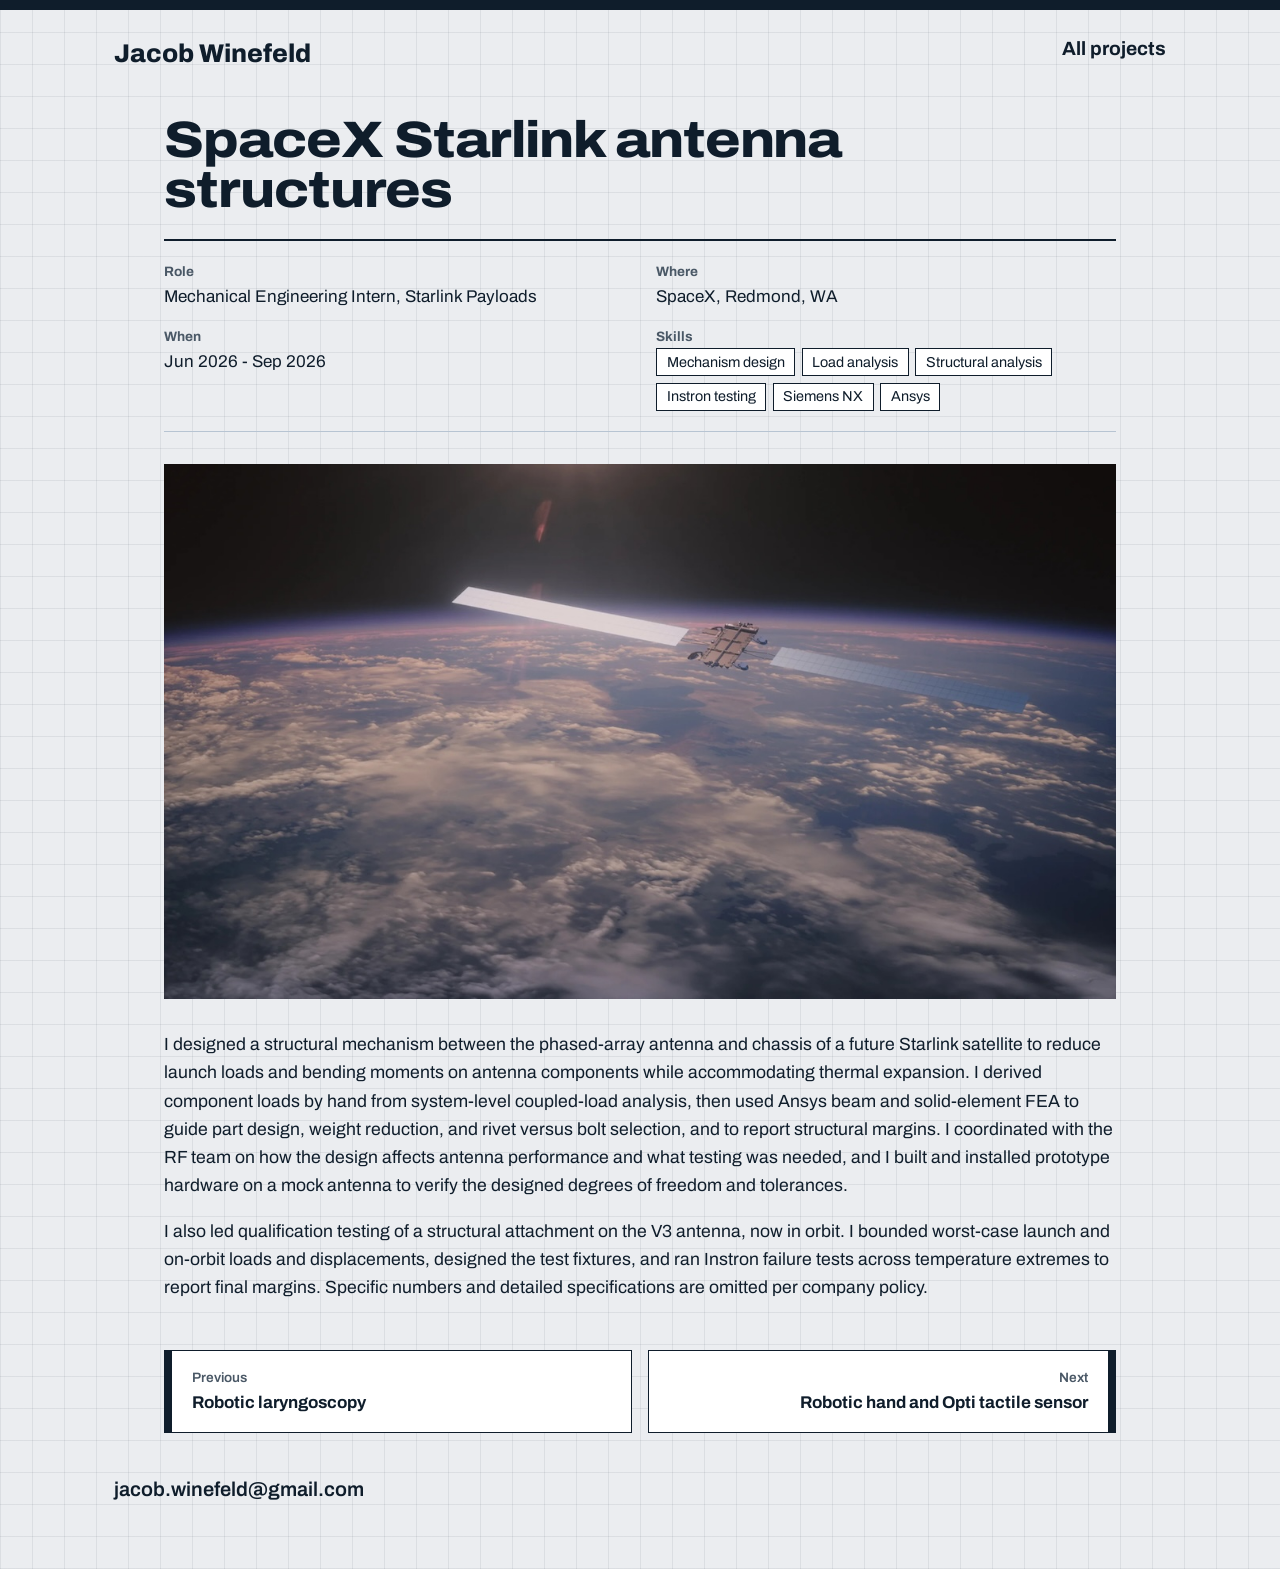
<file: spacex.html>
<!DOCTYPE html>
<html lang="en"><head><meta charset="utf-8"><meta name="viewport" content="width=device-width, initial-scale=1"><title>SpaceX Starlink antenna structures | Jacob Winefeld</title><meta name="description" content="Structural mechanism design and qualification testing for Starlink satellite phased-array antennas."><link rel="preconnect" href="https://fonts.googleapis.com"><link rel="preconnect" href="https://fonts.gstatic.com" crossorigin><link href="https://fonts.googleapis.com/css2?family=Archivo:wdth,wght@62..125,100..900&display=swap" rel="stylesheet"><link rel="stylesheet" href="style.css"></head>
<body class="inner">
<nav class="bar"><a href="index.html">Jacob Winefeld</a><a href="index.html#projects">All projects</a></nav>
<main class="page">
<h1 class="ptitle">SpaceX Starlink antenna structures</h1>
<dl class="meta"><div><dt>Role</dt><dd>Mechanical Engineering Intern, Starlink Payloads</dd></div><div><dt>Where</dt><dd>SpaceX, Redmond, WA</dd></div><div><dt>When</dt><dd>Jun 2026 - Sep 2026</dd></div><div><dt>Skills</dt><dd><ul class="chips"><li>Mechanism design</li><li>Load analysis</li><li>Structural analysis</li><li>Instron testing</li><li>Siemens NX</li><li>Ansys</li></ul></dd></div></dl>
<figure class="hero"><img src="images/starlink-stock.jpg" alt="Stock image of a Starlink satellite" loading="lazy"></figure>
<section class="text"><p>I designed a structural mechanism between the phased-array antenna and chassis of a future Starlink satellite to reduce launch loads and bending moments on antenna components while accommodating thermal expansion. I derived component loads by hand from system-level coupled-load analysis, then used Ansys beam and solid-element FEA to guide part design, weight reduction, and rivet versus bolt selection, and to report structural margins. I coordinated with the RF team on how the design affects antenna performance and what testing was needed, and I built and installed prototype hardware on a mock antenna to verify the designed degrees of freedom and tolerances.</p>

<p>I also led qualification testing of a structural attachment on the V3 antenna, now in orbit. I bounded worst-case launch and on-orbit loads and displacements, designed the test fixtures, and ran Instron failure tests across temperature extremes to report final margins. Specific numbers and detailed specifications are omitted per company policy.</p></section>


<nav class="pn"><a href="laryngoscope.html"><span>Previous</span>Robotic laryngoscopy</a><a href="hand-tactile.html"><span>Next</span>Robotic hand and Opti tactile sensor</a></nav>
</main>
<script src="lightbox.js"></script>
<footer><p>jacob.winefeld@gmail.com</p></footer>
</body></html>
</file>
<file: style.css>
:root {
  --paper: #e8eef5;
  --grid: rgba(27, 79, 214, 0.08);
  --panel: #ffffff;
  --ink: #0f1d2b;
  --muted: #4a5866;
  --rule: #b7c4d2;
  --tint: #e3ebfb;
  --accent: #1b4fd6;
  --measure: 68ch;
}

* { box-sizing: border-box; }

html { scroll-behavior: smooth; }

body {
  margin: 0;
  border-top: 10px solid var(--accent);
  background-color: var(--paper);
  background-image:
    linear-gradient(var(--grid) 1px, transparent 1px),
    linear-gradient(90deg, var(--grid) 1px, transparent 1px);
  background-size: 32px 32px;
  color: var(--ink);
  font-family: "Archivo", "Helvetica Neue", Arial, sans-serif;
  font-size: 1.0625rem;
  line-height: 1.6;
  -webkit-font-smoothing: antialiased;
}

a { color: var(--ink); text-underline-offset: 3px; }
a:hover { color: var(--accent); }
a:focus-visible, button:focus-visible { outline: 3px solid var(--accent); outline-offset: 3px; }

.top, main, footer {
  max-width: 1100px;
  margin: 0 auto;
  padding-left: 1.5rem;
  padding-right: 1.5rem;
}

/* Header */
.top {
  display: grid;
  grid-template-columns: minmax(0, 1fr) 280px;
  gap: 3rem;
  align-items: center;
  padding-top: 4rem;
  padding-bottom: 3.5rem;
}

h1 {
  margin: 0 0 1rem;
  font-size: clamp(2.8rem, 8vw, 5.5rem);
  font-weight: 800;
  font-stretch: 112%;
  line-height: 0.98;
  letter-spacing: -0.02em;
}

.lead { max-width: 46ch; margin: 0 0 1.5rem; font-size: 1.25rem; color: var(--muted); }

.reach { display: flex; flex-wrap: wrap; align-items: center; gap: 1rem 4rem; }
.contact { list-style: none; margin: 0; padding: 0; }
.contact li { margin: 0.3rem 0; }
.addr { font-weight: 600; user-select: all; }

.copy {
  margin-left: 0.4rem;
  padding: 0.1rem 0.6rem;
  font: inherit;
  font-size: 0.85rem;
  font-weight: 600;
  color: var(--ink);
  background: var(--panel);
  border: 1px solid var(--ink);
  cursor: pointer;
}
.copy:hover { background: var(--tint); }

.btn {
  display: inline-block;
  padding: 0.6rem 1.3rem;
  font-weight: 700;
  color: #fff;
  background: var(--accent);
  border: 2px solid var(--accent);
  text-decoration: none;
}
.btn:hover { color: #fff; background: var(--ink); border-color: var(--ink); }

.headshot {
  display: block;
  width: 100%;
  aspect-ratio: 1 / 1;
  object-fit: cover;
  border: 2px solid var(--ink);
  box-shadow: 10px 10px 0 var(--accent);
}

/* Panels */
.project, .earlier, .skills {
  background: var(--panel);
  border: 1px solid var(--ink);
  border-left: 8px solid var(--accent);
  margin-bottom: 2.5rem;
}

.project {
  display: grid;
  grid-template-columns: minmax(0, 5fr) minmax(0, 7fr);
  gap: 2.5rem;
  padding: 2rem;
}
.project:nth-child(even) { grid-template-columns: minmax(0, 7fr) minmax(0, 5fr); }
.project:nth-child(even) figure { order: 2; }

figure { margin: 0; }

/* Images keep their own proportions, capped in height */
figure img {
  display: block;
  width: 100%;
  height: auto;
  max-height: 460px;
  object-fit: contain;
  background: var(--tint);
  color: var(--muted);
  font-size: 0.9rem;
}
figure img + img { margin-top: 0.75rem; }

h2 {
  margin: 0 0 1rem;
  font-size: 1.9rem;
  font-weight: 700;
  font-stretch: 105%;
  line-height: 1.15;
}

.body p { max-width: var(--measure); margin: 0 0 1rem; }

/* Spec block: reads like a drawing title block */
.spec {
  margin: 0 0 1.5rem;
  background: var(--panel);
  border: 1px solid var(--ink);
  font-size: 0.95rem;
}
.spec div {
  display: grid;
  grid-template-columns: 5.5rem 1fr;
  border-bottom: 1px solid var(--rule);
}
.spec div:last-child { border-bottom: 0; }
.spec dt, .spec dd { margin: 0; padding: 0.4rem 0.75rem; }
.spec dt { font-weight: 700; background: var(--tint); border-right: 1px solid var(--rule); }

/* Earlier work and skills */
.earlier {
  display: grid;
  grid-template-columns: 240px minmax(0, 1fr);
  gap: 2rem;
  align-items: center;
  padding: 1.75rem 2rem;
}
.earlier h2 { font-size: 1.5rem; margin: 0 0 .25rem; }
.earlier p { max-width: var(--measure); margin: 0; }
.earlier figure img { max-height: 200px; }

.skills { padding: 1.75rem 2rem; }
.skills h2 { font-size: 1.5rem; }
.skills dl { margin: 0; display: grid; grid-template-columns: max-content 1fr; column-gap: 2rem; }
.skills div {
  display: grid;
  grid-column: 1 / -1;
  grid-template-columns: subgrid;
  padding: 0.6rem 0;
  border-bottom: 1px solid var(--rule);
}
.skills div:last-child { border-bottom: 0; }
.skills dt { font-weight: 700; }
.skills dd { margin: 0; }

footer { padding-top: 0.5rem; padding-bottom: 4rem; color: var(--muted); font-size: 0.95rem; }
footer p { margin: 0; }

/* Mobile */
@media (max-width: 800px) {
  .top { grid-template-columns: 1fr; gap: 2rem; padding-top: 2.5rem; }
  .headshot { max-width: 240px; box-shadow: 8px 8px 0 var(--accent); }
  .project, .project:nth-child(even) { grid-template-columns: 1fr; gap: 1.5rem; padding: 1.25rem; }
  .project:nth-child(even) figure { order: 0; }
  .earlier { grid-template-columns: 1fr; padding: 1.25rem; }
  .skills { padding: 1.25rem; }
  .skills dl { display: block; }
  .skills div { grid-template-columns: 1fr; gap: 0.1rem; }
}

@media (prefers-reduced-motion: reduce) {
  html { scroll-behavior: auto; }
}

/* v3: header, cards, project pages */
.top { grid-template-columns: minmax(0, 640px) 300px; justify-content: start; gap: 3rem; align-items: start; }
.degree { margin: 0 0 1.25rem; color: var(--muted); font-size: 1.15rem; }
.lead { max-width: none; font-size: 1.1rem; color: var(--ink); }
.sh { font-size: 1.9rem; margin: 0 0 1.25rem; }
.grid { display: grid; grid-template-columns: repeat(2, minmax(0, 1fr)); gap: 2rem; margin-bottom: 3rem; }
.card { display: block; background: var(--panel); border: 1px solid var(--ink); border-left: 8px solid var(--accent); color: var(--ink); text-decoration: none; transition: transform .15s, box-shadow .15s; }
.card:hover, .card:focus-visible { transform: translate(-3px, -3px); box-shadow: 8px 8px 0 var(--accent); color: var(--ink); }
.cov { overflow: hidden; aspect-ratio: 3 / 2; background: var(--tint); }
.cov img { display: block; width: 100%; height: 100%; object-fit: cover; transition: transform .25s; }
.card:hover .cov img { transform: scale(1.04); }
.ct { padding: 1.1rem 1.25rem 1.25rem; }
.ct h3 { margin: 0 0 .25rem; font-size: 1.3rem; line-height: 1.2; }
.ct p { margin: 0 0 .5rem; }
.when { color: var(--muted); font-size: .95rem; }
.go { font-weight: 700; color: var(--accent); }
.card:hover .go { text-decoration: underline; text-underline-offset: 3px; }
.earlier .when { margin: 0 0 .4rem; }
.bar { display: flex; justify-content: space-between; max-width: 1100px; margin: 0 auto; padding: 1.25rem 1.5rem; font-weight: 700; }
.bar a { text-decoration: none; }
.bar a:hover { color: var(--accent); }
.page { max-width: 900px; }
.ptitle { font-size: clamp(2rem, 5vw, 3.2rem); margin: 1.5rem 0 1.5rem; }
.meta { display: grid; grid-template-columns: repeat(2, minmax(0, 1fr)); gap: 1rem 2rem; margin: 0 0 2rem; padding: 1.25rem 0; border-top: 2px solid var(--ink); border-bottom: 1px solid var(--rule); }
.meta dt { font-size: .85rem; font-weight: 700; color: var(--accent); }
.meta dd { margin: 0; }
.chips { list-style: none; display: flex; flex-wrap: wrap; gap: .4rem; margin: 0; padding: 0; }
.chips li { padding: .1rem .6rem; font-size: .9rem; background: var(--panel); border: 1px solid var(--ink); }
.stats { list-style: none; display: grid; grid-template-columns: repeat(auto-fit, minmax(190px, 1fr)); gap: 1rem; margin: 0 0 2rem; padding: 0; }
.stats li { background: var(--panel); border: 1px solid var(--ink); border-left: 8px solid var(--accent); padding: .9rem 1.1rem; }
.stats b { display: block; font-size: 2.2rem; font-weight: 800; line-height: 1.1; color: var(--accent); }
.stats span { color: var(--muted); font-size: .95rem; }
.hero { margin: 0 0 2rem; display: grid; gap: .75rem; }
.hero img { width: 100%; height: auto; max-height: 560px; object-fit: contain; background: var(--tint); display: block; }
.text p { max-width: var(--measure); margin: 0 0 1.1rem; }
.shots { display: grid; grid-template-columns: repeat(auto-fit, minmax(240px, 1fr)); gap: 1rem; margin: 2rem 0; }
.shots figure, .vid { margin: 0; }
.ph { aspect-ratio: 4 / 3; display: grid; place-items: center; padding: 1rem; text-align: center; color: var(--muted); background: var(--tint); border: 1px dashed var(--accent); }
.shots figcaption, .vid figcaption { margin-top: .4rem; font-size: .9rem; color: var(--muted); }
.vid { margin: 2rem 0; }
.vid video { display: block; width: 100%; background: #000; }
.pn { display: grid; grid-template-columns: 1fr 1fr; gap: 1rem; margin: 3rem 0 2rem; }
.pn a { display: block; padding: 1rem 1.25rem; background: var(--panel); border: 1px solid var(--ink); border-left: 8px solid var(--accent); text-decoration: none; font-weight: 700; }
.pn a:last-child { text-align: right; border-left: 1px solid var(--ink); border-right: 8px solid var(--accent); }
.pn a:hover { color: var(--accent); }
.pn span { display: block; font-size: .85rem; font-weight: 600; color: var(--muted); }
@media (max-width: 800px) {
  .top { grid-template-columns: 1fr; gap: 2rem; }
  .grid, .meta, .pn { grid-template-columns: 1fr; }
}
@media (prefers-reduced-motion: reduce) {
  .card, .cov img { transition: none; }
  .card:hover, .card:focus-visible { transform: none; }
  .card:hover .cov img { transform: none; }
}

/* v4: wider project text, larger top bar and footer email */
.page { max-width: 1000px; }
.text p { max-width: none; font-size: 1.1rem; }
.bar { padding-top: 1.5rem; padding-bottom: 1rem; }
.bar a:first-child { font-size: 1.6rem; font-weight: 800; }
.bar a:last-child { font-size: 1.2rem; }
footer { font-size: 1.25rem; }
footer p { color: var(--ink); font-weight: 600; }

/* v5: neutral theme with one orange accent, wider header */
:root {
  --paper: #ebedf0;
  --tint: #e1e5ea;
  --grid: rgba(15, 29, 43, 0.07);
  --accent: #c2410c;
}
body { border-top-color: var(--ink); }
.project, .earlier, .skills, .card, .stats li, .pn a { border-left-color: var(--ink); }
.pn a:last-child { border-right-color: var(--ink); }
.meta dt { color: var(--muted); }
.top { grid-template-columns: minmax(0, 1fr) 220px; justify-content: stretch; align-items: start; }
.headshot { aspect-ratio: 4 / 5; object-position: 50% 35%; box-shadow: 10px 10px 0 var(--ink); margin-top: calc(clamp(2.8rem, 8vw, 5.5rem) * 0.98 + 1rem + 0.45rem); }
@media (max-width: 800px) {
  .top { grid-template-columns: 1fr; }
  .headshot { max-width: 185px; box-shadow: 8px 8px 0 var(--ink); margin-top: 0; }
}

/* v6: side-by-side detail rows */
.sec { margin: 0 0 2.5rem; }
.sec h2 { font-size: 1.6rem; margin: 0 0 .75rem; }
.sec p { max-width: none; font-size: 1.1rem; margin: 0 0 1rem; }
.row { display: grid; grid-template-columns: minmax(0, 5fr) minmax(0, 7fr); gap: 2.5rem; align-items: start; }
.row.wide { grid-template-columns: minmax(0, 3fr) minmax(0, 2fr); margin-top: 1.5rem; }
.row figure img { max-height: none; }
.row figcaption { margin-top: .4rem; font-size: .9rem; color: var(--muted); }
.row .vid { margin: 0; }
.stack { display: grid; gap: 1.5rem; }
/* Figures side by side at equal height: each flex-grow is that image's width / height */
.duo { display: flex; gap: 1.5rem; align-items: flex-start; margin-bottom: 1.5rem; }
.duo figure { flex-basis: 0; min-width: 0; }
.duo img { width: 100%; height: auto; max-height: none; }
.duo figcaption { margin-top: .4rem; font-size: .9rem; color: var(--muted); }
@media (max-width: 800px) { .duo { flex-direction: column; } }
/* Two text blocks share one figure column; on phones each text follows its own figures */
@media (max-width: 800px) {
  .pair > .stack { display: contents; }
  .pair > .stack:first-child > :first-child { order: 1; }
  .pair > .stack:last-child > :first-child { order: 2; }
  .pair > .stack:first-child > :nth-child(n+2) { order: 3; }
  .pair > .stack:last-child > :last-child { order: 4; }
}
figure a { display: block; }
@media (max-width: 800px) { .row, .row.wide { grid-template-columns: 1fr; gap: 1.25rem; } }

/* v7: image lightbox */
.zoomable { cursor: zoom-in; }
.lightbox { position: fixed; padding: 0; border: 2px solid var(--ink); background: var(--panel); max-width: min(1100px, 90vw); max-height: 90vh; overflow: visible; }
.lightbox::backdrop { background: rgba(15, 29, 43, 0.55); }
.lightbox img { display: block; max-width: 100%; max-height: calc(90vh - 4rem); margin: 0 auto; }
.lightbox .lb-cap { margin: 0; padding: .5rem .9rem; font-size: .9rem; color: var(--muted); border-top: 1px solid var(--rule); }
.lb-close { position: absolute; top: -1rem; right: -1rem; width: 2.25rem; height: 2.25rem; border: 2px solid var(--ink); border-radius: 50%; background: var(--panel); color: var(--ink); font: inherit; font-size: 1.4rem; line-height: 1; cursor: pointer; }
.lb-close:hover { color: var(--accent); border-color: var(--accent); }
@media (max-width: 800px) { .lb-close { top: .4rem; right: .4rem; } }
</file>
